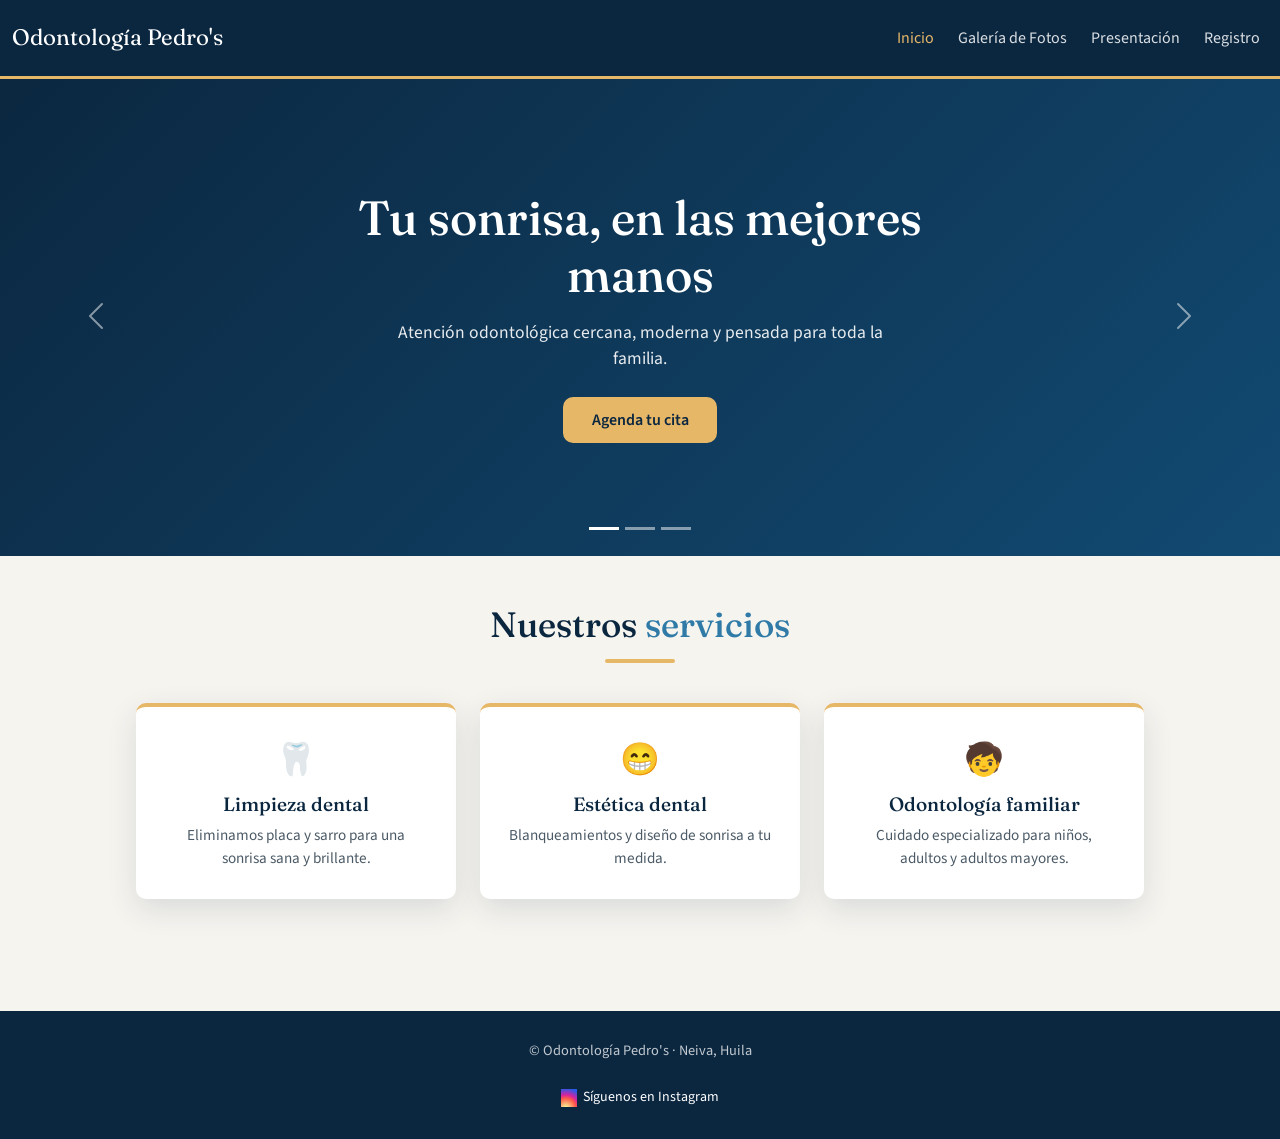
<file: index.html>
<!DOCTYPE html>
<html lang="es">
<head>
    <meta charset="UTF-8">
    <meta name="viewport" content="width=device-width, initial-scale=1">
    <title>Odontología Pedro's | Inicio</title>
    <link rel="preconnect" href="https://fonts.googleapis.com">
    <link href="https://fonts.googleapis.com/css2?family=Fraunces:opsz,wght@9..144,500;9..144,700&family=Source+Sans+3:wght@400;600&display=swap" rel="stylesheet">
    <link rel="stylesheet" href="css/bootstrap.min.css">
    <link rel="stylesheet" href="Css externo/base.css">
    <link rel="stylesheet" href="Css externo/boos.css">
    <link rel="stylesheet" href="https://cdnjs.cloudflare.com/ajax/libs/font-awesome/6.5.1/css/all.min.css">
</head>
<body>

<nav class="navbar navbar-dark navbar-expand-md fixed-top py-3">
    <div class="container-fluid">
        <a class="navbar-brand" href="boostrap.html">Odontología Pedro's</a>

        <button class="navbar-toggler" type="button"
                data-bs-toggle="collapse" data-bs-target="#menu">
            <span class="navbar-toggler-icon"></span>
        </button>

        <div class="collapse navbar-collapse" id="menu">
            <ul class="navbar-nav ms-auto">
                <li class="nav-item"><a class="nav-link active" href="boostrap.html">Inicio</a></li>
                <li class="nav-item"><a class="nav-link" href="Ohzy.html">Galería de Fotos</a></li>
                <li class="nav-item"><a class="nav-link" href="Ohzy_copy.html">Presentación</a></li>
                <li class="nav-item"><a class="nav-link" href="Contactanos.html">Registro</a></li>
            </ul>
        </div>
    </div>
</nav>

<div id="miCarrusel" class="carousel slide" data-bs-ride="carousel">

    <div class="carousel-indicators">
        <button data-bs-target="#miCarrusel" data-bs-slide-to="0" class="active" aria-label="Slide 1"></button>
        <button data-bs-target="#miCarrusel" data-bs-slide-to="1" aria-label="Slide 2"></button>
        <button data-bs-target="#miCarrusel" data-bs-slide-to="2" aria-label="Slide 3"></button>
    </div>

    <div class="carousel-inner">
        <div class="carousel-item active">
            <div class="hero-slide slide-1">
                <div>
                    <h1>Tu sonrisa, en las mejores manos</h1>
                    <p>Atención odontológica cercana, moderna y pensada para toda la familia.</p>
                    <a href="Contactanos.html" class="btn-gold">Agenda tu cita</a>
                </div>
            </div>
        </div>
        <div class="carousel-item">
            <div class="hero-slide slide-2">
                <div>
                    <h1>Tecnología pensada para tu comodidad</h1>
                    <p>Equipos modernos y un equipo profesional listo para cuidarte.</p>
                </div>
            </div>
        </div>
        <div class="carousel-item">
            <div class="hero-slide slide-3">
                <div>
                    <h1>Prevención: el mejor tratamiento</h1>
                    <p>Revisiones periódicas para que nunca pierdas tu mejor sonrisa.</p>
                </div>
            </div>
        </div>
    </div>

    <button class="carousel-control-prev" type="button"
            data-bs-target="#miCarrusel" data-bs-slide="prev">
        <span class="carousel-control-prev-icon"></span>
        <span class="visually-hidden">Anterior</span>
    </button>
    <button class="carousel-control-next" type="button"
            data-bs-target="#miCarrusel" data-bs-slide="next">
        <span class="carousel-control-next-icon"></span>
        <span class="visually-hidden">Siguiente</span>
    </button>
</div>

<h2 class="section-title">Nuestros <span>servicios</span></h2>
<div class="section-underline"></div>

<div class="servicios">
    <div class="servicio-card">
        <div class="servicio-icon">🦷</div>
        <h3>Limpieza dental</h3>
        <p>Eliminamos placa y sarro para una sonrisa sana y brillante.</p>
    </div>
    <div class="servicio-card">
        <div class="servicio-icon">😁</div>
        <h3>Estética dental</h3>
        <p>Blanqueamientos y diseño de sonrisa a tu medida.</p>
    </div>
    <div class="servicio-card">
        <div class="servicio-icon">🧒</div>
        <h3>Odontología familiar</h3>
        <p>Cuidado especializado para niños, adultos y adultos mayores.</p>
    </div>
</div>

<footer>
    <p>&copy; Odontología Pedro's · Neiva, Huila</p>
    <a href="https://www.instagram.com/its.mnlxx/" target="_blank" rel="noopener noreferrer" class="footer-instagram">
        <i class="fa-brands fa-instagram"></i> Síguenos en Instagram
    </a>
</footer>

<script src="js/bootstrap.bundle.min.js"></script>
</body>
</html>
</file>
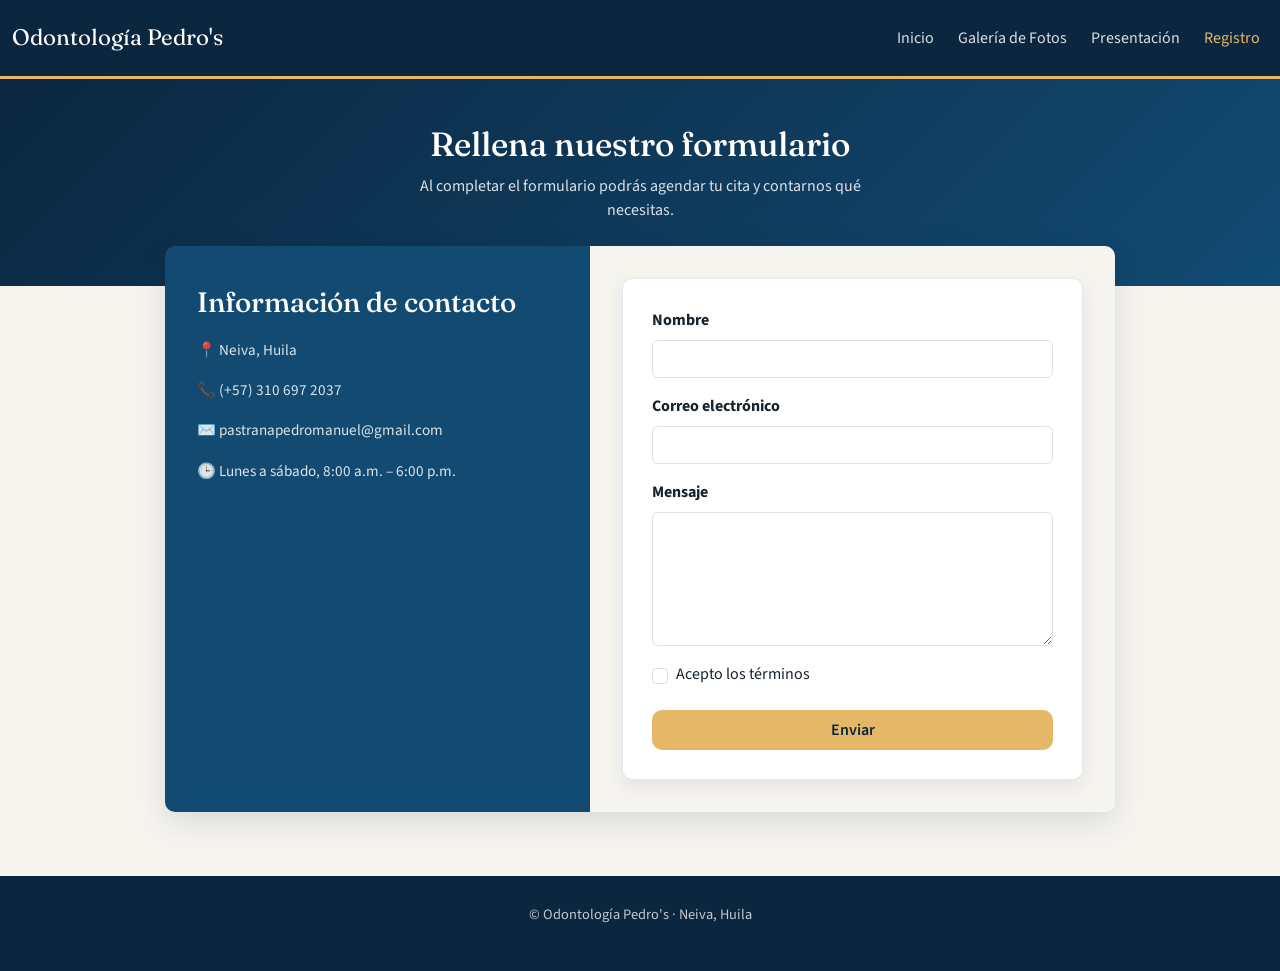
<file: Contactanos.html>
<!DOCTYPE html>
<html lang="es">
<head>
    <meta charset="UTF-8">
    <meta name="viewport" content="width=device-width, initial-scale=1.0">
    <title>Odontología Pedro's | Contáctanos</title>
    <link rel="preconnect" href="https://fonts.googleapis.com">
    <link href="https://fonts.googleapis.com/css2?family=Fraunces:opsz,wght@9..144,500;9..144,700&family=Source+Sans+3:wght@400;600&display=swap" rel="stylesheet">
    <link rel="stylesheet" href="css/bootstrap.min.css">
    <link rel="stylesheet" href="Css externo/base.css">
    <link rel="stylesheet" href="Css externo/Contactanos.css">
</head>
<body>

<nav class="navbar navbar-dark navbar-expand-md fixed-top py-3">
    <div class="container-fluid">
        <a class="navbar-brand" href="index.html">Odontología Pedro's</a>

        <button class="navbar-toggler" type="button"
                data-bs-toggle="collapse" data-bs-target="#menu">
            <span class="navbar-toggler-icon"></span>
        </button>

        <div class="collapse navbar-collapse" id="menu">
            <ul class="navbar-nav ms-auto">
                <li class="nav-item"><a class="nav-link" href="index.html">Inicio</a></li>
                <li class="nav-item"><a class="nav-link" href="Ohzy.html">Galería de Fotos</a></li>
                <li class="nav-item"><a class="nav-link" href="Ohzy_copy.html">Presentación</a></li>
                <li class="nav-item"><a class="nav-link active" href="Contactanos.html">Registro</a></li>
            </ul>
        </div>
    </div>
</nav>

<div class="contacto-hero">
    <h1>Rellena nuestro formulario</h1>
    <p>Al completar el formulario podrás agendar tu cita y contarnos qué necesitas.</p>
</div>

<div class="contacto-wrap">
    <div class="contacto-info">
        <h3>Información de contacto</h3>
        <p>📍 Neiva, Huila</p>
        <p>📞 (+57) 310 697 2037</p>
        <p>✉️ pastranapedromanuel@gmail.com</p>
        <p>🕒 Lunes a sábado, 8:00 a.m. – 6:00 p.m.</p>
    </div>

    <div class="contacto-form">
      <div class="form-card">
        <form>
            <div class="mb-3">
                <label for="nombre" class="form-label fw-bold">Nombre</label>
                <input type="text" id="nombre" class="form-control">
            </div>

            <div class="mb-3">
                <label for="correo" class="form-label fw-bold">Correo electrónico</label>
                <input type="email" id="correo" class="form-control">
            </div>

            <div class="mb-3">
                <label for="mensaje" class="form-label fw-bold">Mensaje</label>
                <textarea id="mensaje" class="form-control" rows="5"></textarea>
            </div>

            <div class="mb-4 form-check d-flex align-items-center">
                <input type="checkbox" id="terminos" class="form-check-input me-2">
                <label for="terminos" class="form-check-label">Acepto los términos</label>
            </div>

            <button type="submit" class="btn-gold w-100 py-2" style="border:none; width:100%;">Enviar</button>
        </form>
      </div>
    </div>
</div>

<footer>
    <p>&copy; Odontología Pedro's · Neiva, Huila</p>
</footer>

<script src="js/bootstrap.bundle.min.js"></script>
</body>
</html>
</file>
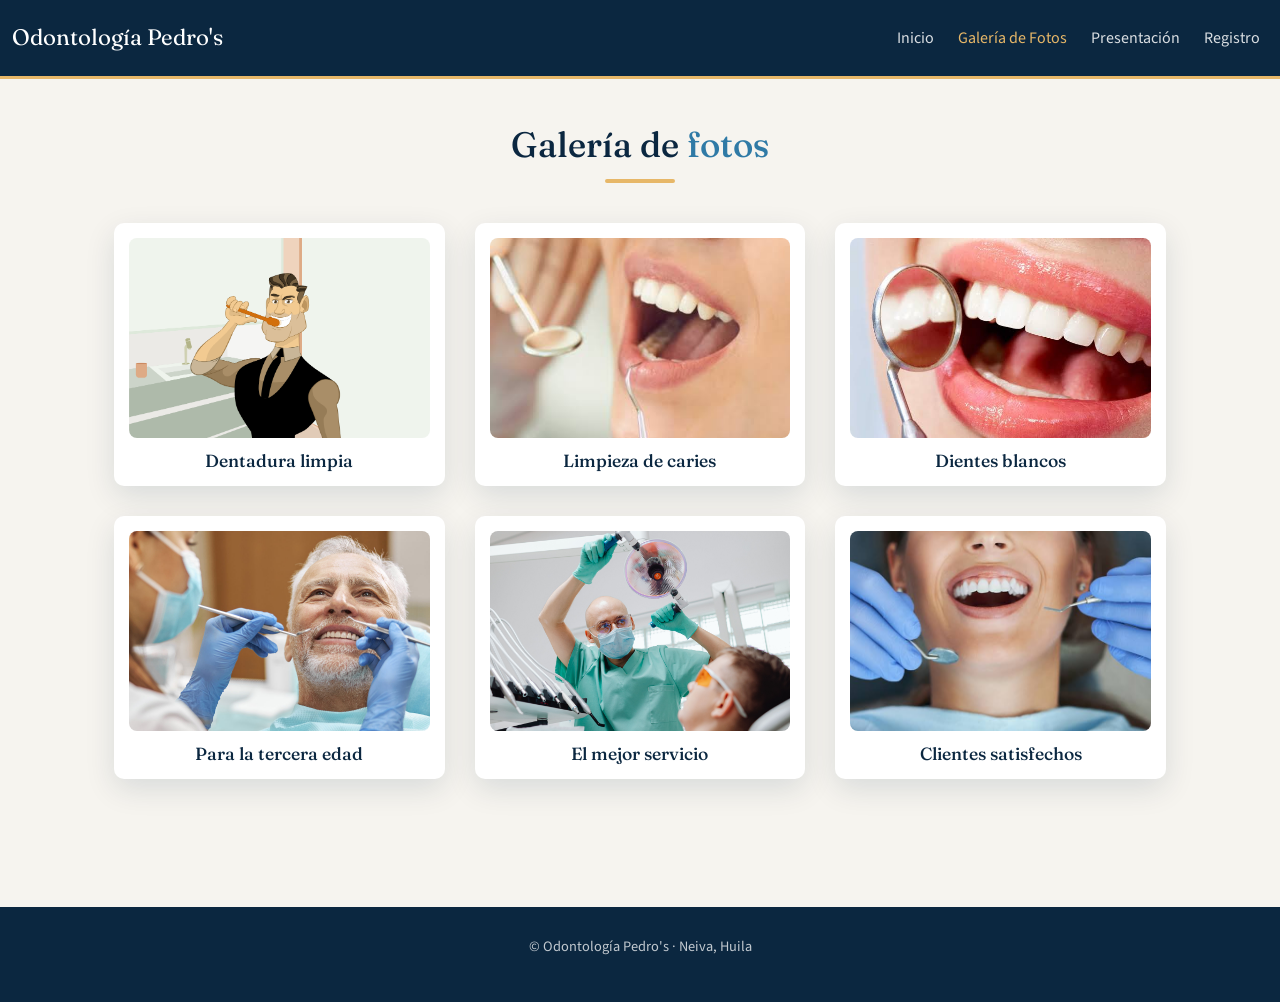
<file: Ohzy.html>
<!DOCTYPE html>
<html lang="es">
<head>
    <meta charset="UTF-8">
    <meta name="viewport" content="width=device-width, initial-scale=1.0">
    <title>Odontología Pedro's | Galería</title>
    <link rel="preconnect" href="https://fonts.googleapis.com">
    <link href="https://fonts.googleapis.com/css2?family=Fraunces:opsz,wght@9..144,500;9..144,700&family=Source+Sans+3:wght@400;600&display=swap" rel="stylesheet">
    <link rel="stylesheet" href="css/bootstrap.min.css">
    <link rel="stylesheet" href="Css externo/base.css">
    <link rel="stylesheet" href="Css externo/grid.css">
</head>
<body>

<nav class="navbar navbar-dark navbar-expand-md fixed-top py-3">
    <div class="container-fluid">
        <a class="navbar-brand" href="index.html">Odontología Pedro's</a>

        <button class="navbar-toggler" type="button"
                data-bs-toggle="collapse" data-bs-target="#menu">
            <span class="navbar-toggler-icon"></span>
        </button>

        <div class="collapse navbar-collapse" id="menu">
            <ul class="navbar-nav ms-auto">
                <li class="nav-item"><a class="nav-link" href="index.html">Inicio</a></li>
                <li class="nav-item"><a class="nav-link active" href="Ohzy.html">Galería de Fotos</a></li>
                <li class="nav-item"><a class="nav-link" href="Ohzy_copy.html">Presentación</a></li>
                <li class="nav-item"><a class="nav-link" href="Contactanos.html">Registro</a></li>
            </ul>
        </div>
    </div>
</nav>

<h1 class="section-title">Galería de <span>fotos</span></h1>
<div class="section-underline"></div>

<div class="gallery">

    <div class="style">
        <img src="Imag/souandresantana-man-2166254_1920.png" alt="Dentadura limpia y saludable">
        <h3>Dentadura limpia</h3>
    </div>

    <div class="style">
        <img src="Imag/images.jpg" alt="Limpieza de caries">
        <h3>Limpieza de caries</h3>
    </div>

    <div class="style">
        <img src="Imag/images (1).jpg" alt="Dientes blancos y sanos">
        <h3>Dientes blancos</h3>
    </div>

    <div class="style">
        <img src="Imag/mayores-dental-madrid-dentista-2025.jpg" alt="Atención dental para adultos mayores">
        <h3>Para la tercera edad</h3>
    </div>

    <div class="style">
        <img src="Imag/pexels-karola-g-6627447.jpg" alt="El mejor servicio odontológico">
        <h3>El mejor servicio</h3>
    </div>

    <div class="style">
        <img src="Imag/imagesP.jpg" alt="Paciente sonriendo satisfecho">
        <h3>Clientes satisfechos</h3>
    </div>
</div>

<footer>
    <p>&copy; Odontología Pedro's · Neiva, Huila</p>
</footer>

<script src="js/bootstrap.bundle.min.js"></script>
</body>
</html>
</file>
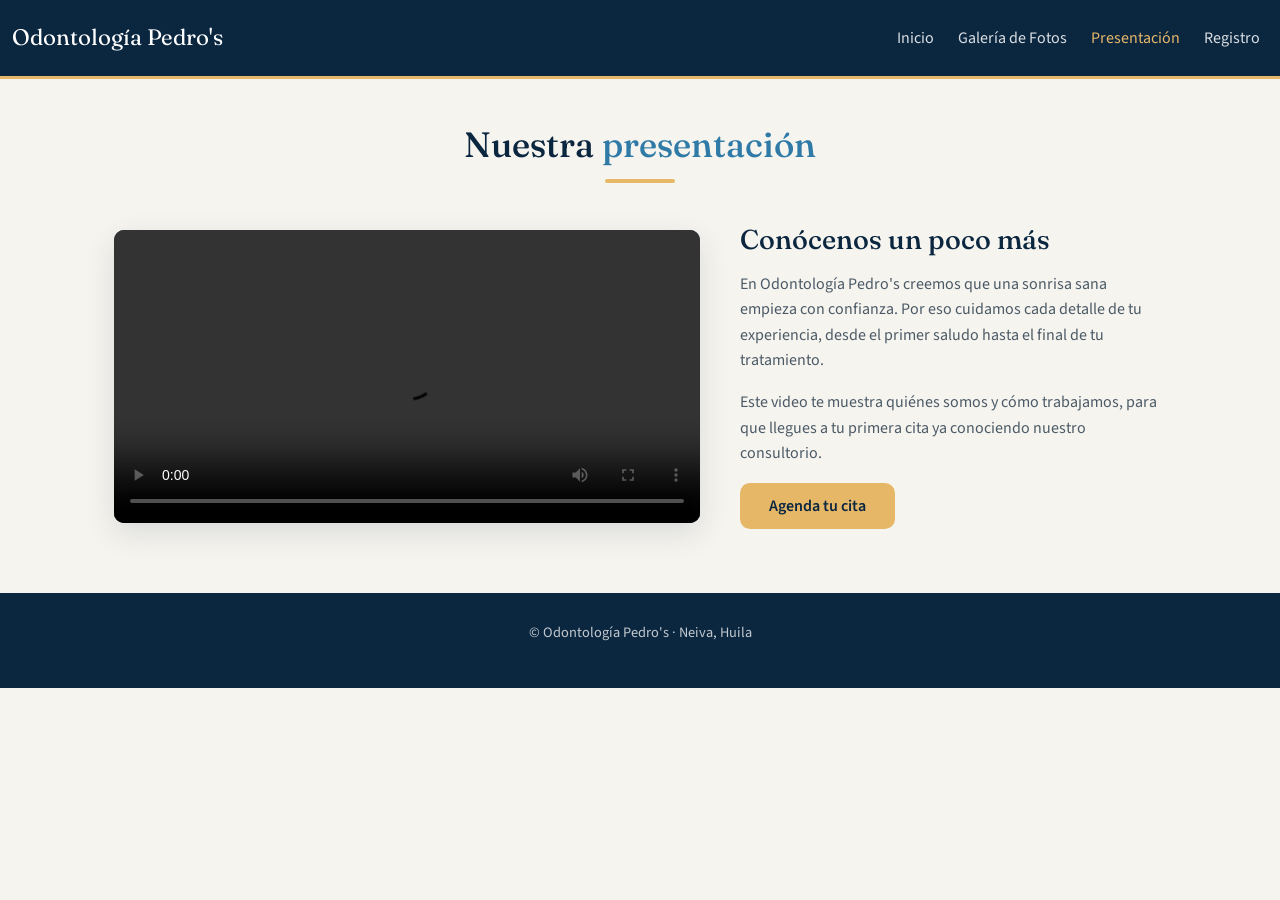
<file: Ohzy_copy.html>
<!DOCTYPE html>
<html lang="es">
<head>
    <meta charset="UTF-8">
    <meta name="viewport" content="width=device-width, initial-scale=1.0">
    <title>Odontología Pedro's | Presentación</title>
    <link rel="preconnect" href="https://fonts.googleapis.com">
    <link href="https://fonts.googleapis.com/css2?family=Fraunces:opsz,wght@9..144,500;9..144,700&family=Source+Sans+3:wght@400;600&display=swap" rel="stylesheet">
    <link rel="stylesheet" href="css/bootstrap.min.css">
    <link rel="stylesheet" href="Css externo/base.css">
    <link rel="stylesheet" href="Css externo/grid2.css">
</head>
<body>

<nav class="navbar navbar-dark navbar-expand-md fixed-top py-3">
    <div class="container-fluid">
        <a class="navbar-brand" href="index.html">Odontología Pedro's</a>

        <button class="navbar-toggler" type="button"
                data-bs-toggle="collapse" data-bs-target="#menu">
            <span class="navbar-toggler-icon"></span>
        </button>

        <div class="collapse navbar-collapse" id="menu">
            <ul class="navbar-nav ms-auto">
                <li class="nav-item"><a class="nav-link" href="index.html">Inicio</a></li>
                <li class="nav-item"><a class="nav-link" href="Ohzy.html">Galería de Fotos</a></li>
                <li class="nav-item"><a class="nav-link active" href="Ohzy_copy.html">Presentación</a></li>
                <li class="nav-item"><a class="nav-link" href="Contactanos.html">Registro</a></li>
            </ul>
        </div>
    </div>
</nav>

<h1 class="section-title">Nuestra <span>presentación</span></h1>
<div class="section-underline"></div>

<div class="presentacion">
    <div class="presentacion-video">
        <video controls>
            <source src="Video/Spot campaña Sonríe de nuevo.mp4" type="video/mp4">
        </video>
    </div>
    <div class="presentacion-texto">
        <h2>Conócenos un poco más</h2>
        <p>En Odontología Pedro's creemos que una sonrisa sana empieza con confianza. Por eso cuidamos cada detalle de tu experiencia, desde el primer saludo hasta el final de tu tratamiento.</p>
        <p>Este video te muestra quiénes somos y cómo trabajamos, para que llegues a tu primera cita ya conociendo nuestro consultorio.</p>
        <a href="Contactanos.html" class="btn-gold">Agenda tu cita</a>
    </div>
</div>

<footer>
    <p>&copy; Odontología Pedro's · Neiva, Huila</p>
</footer>

<script src="js/bootstrap.bundle.min.js"></script>
</body>
</html>
</file>
<file: Css externo/base.css>
/* =========================================================
   base.css
   Estilos COMPARTIDOS por las 4 páginas: variables de color,
   tipografía, navbar y footer. Enlaza este archivo SIEMPRE
   antes del CSS específico de cada página, así:

   <link rel="stylesheet" href="Css externo/base.css">
   <link rel="stylesheet" href="Css externo/grid.css">
   ========================================================= */

:root {
  --navy: #0b2740;
  --blue-deep: #124a72;
  --blue-mid: #2f7aa6;
  --gold: #e7b768;
  --gold-soft: #f2cf94;
  --cream: #f6f4ef;
  --ink: #17232c;
  --white: #ffffff;
  --radius: 10px;
  --shadow: 0 10px 30px rgba(11, 39, 64, 0.12);
}

* {
  box-sizing: border-box;
}

body {
  font-family: "Source Sans 3", Arial, Helvetica, sans-serif;
  color: var(--ink);
  background-color: var(--cream);
  margin: 0;
}

h1, h2, h3, .brand-font {
  font-family: "Fraunces", Georgia, serif;
  font-style: normal;
}

a {
  text-decoration: none;
}

/* ===== Navbar (igual en las 4 páginas) ===== */
.navbar {
  background-color: var(--navy) !important;
  border-bottom: 3px solid var(--gold);
}

.navbar-brand {
  font-family: "Fraunces", Georgia, serif;
  font-style: normal;
  font-size: 1.4rem;
  color: var(--white) !important;
}

.nav-link {
  font-family: "Source Sans 3", Arial, Helvetica, sans-serif;
  font-style: normal;
  font-size: 1rem;
  color: rgba(255, 255, 255, 0.85) !important;
  margin-left: 0.5rem;
}

.nav-link:hover,
.nav-link.active {
  color: var(--gold) !important;
}

/* ===== Botón dorado reutilizable ===== */
.btn-gold {
  display: inline-block;
  background-color: var(--gold);
  border: none;
  color: var(--navy);
  font-weight: 600;
  padding: 0.7rem 1.8rem;
  border-radius: var(--radius);
  transition: background-color 0.2s ease;
}

.btn-gold:hover {
  background-color: var(--gold-soft);
  color: var(--navy);
}

/* ===== Título de sección reutilizable ===== */
.section-title {
  text-align: center;
  color: var(--navy);
  font-size: 2.2rem;
  margin: 3rem 0 0.5rem;
}

.section-title span {
  color: var(--blue-mid);
}

.section-underline {
  width: 70px;
  height: 4px;
  background-color: var(--gold);
  margin: 0.8rem auto 2.5rem;
  border-radius: 2px;
}

/* ===== Footer compartido ===== */
footer {
  background-color: var(--navy);
  color: rgba(255, 255, 255, 0.75);
  padding: 1.8rem 1rem;
  text-align: center;
  margin-top: 4rem;
  font-size: 0.9rem;
}
@media (max-width: 600px) {
  body {
    font-size: 16px;
    padding: 10px;
  }
  .columnas {
    flex-direction: column; /* apila columnas una debajo de otra */
  }
}
</file>
<file: Css externo/boos.css>
body {
  padding-top: 76px;
}

.hero-slide {
  height: 480px;
  display: flex;
  align-items: center;
  justify-content: center;
  text-align: center;
  color: var(--white);
  padding: 2rem;
}

.hero-slide h1 {
  font-size: clamp(1.8rem, 8vw, 3rem);
  max-width: 700px;
  margin: 0 auto 1rem;
}

.hero-slide p {
  font-size: 1.1rem;
  max-width: 500px;
  margin: 0 auto 1.5rem;
  color: rgba(255, 255, 255, 0.9);
}

.slide-1 { background: linear-gradient(135deg, var(--navy), var(--blue-deep)); }
.slide-2 { background: linear-gradient(135deg, var(--blue-deep), var(--blue-mid)); }
.slide-3 { background: linear-gradient(135deg, var(--blue-mid), #4a94bd); }

/* ===== Franja de servicios (flexbox) ===== */
.servicios {
  display: flex;
  flex-wrap: wrap;
  gap: 1.5rem;
  justify-content: center;
  max-width: 1100px;
  margin: 0 auto;
  padding: 0 1.5rem 3rem;
}

.servicio-card {
  background-color: var(--white);
  border-radius: var(--radius);
  box-shadow: var(--shadow);
  padding: 1.8rem;
  flex: 1 1 260px;
  max-width: 320px;
  text-align: center;
  border-top: 4px solid var(--gold);
}

.servicio-icon {
  font-size: 2rem;
}

.servicio-card h3 {
  color: var(--navy);
  font-size: 1.2rem;
  margin: 0.6rem 0 0.5rem;
}

.servicio-card p {
  color: #4b5a66;
  font-size: 0.95rem;
  margin: 0;
}

.footer-instagram {
    display: inline-flex;
    align-items: center;
    gap: 6px;
    margin-top: 10px;
    color: #fff;
    text-decoration: none;
    font-size: 14px;
}

.footer-instagram i {
    font-size: 18px;
    background: radial-gradient(circle at 30% 107%, #fdf497 0%, #fdf497 5%, #fd5949 45%, #d6249f 60%, #285AEB 90%);
    -webkit-text-fill-color: transparent;
}

.footer-instagram:hover {
    text-decoration: underline;
}
@media (max-width: 600px) {
  body {
    font-size: 16px;
    padding: 10px;
  }
  .columnas {
    flex-direction: column; /* apila columnas una debajo de otra */
  }
}
@media (max-width: 767.98px) {
  .navbar-toggler {
    display: block !important;
    border-color: rgba(255, 255, 255, 0.6);
  }
  .navbar-toggler-icon {
    background-image: url("data:image/svg+xml,%3csvg xmlns='http://www.w3.org/2000/svg' viewBox='0 0 30 30'%3e%3cpath stroke='rgba%28255,255,255,0.9%29' stroke-linecap='round' stroke-miterlimit='10' stroke-width='2' d='M4 7h22M4 15h22M4 23h22'/%3e%3c/svg%3e") !important;
  }
  .navbar-collapse:not(.show) {
    display: none !important;
  }
}
</file>
<file: Css externo/Contactanos.css>
/* =========================================================
   Contactanos.css — solo lo específico de Contactanos.html
   ========================================================= */

body {
  padding-top: 76px; /* espacio para el navbar fijo (fixed-top) */
}

/* ===== Franja azul de bienvenida ===== */
.contacto-hero {
  background: linear-gradient(135deg, var(--navy), var(--blue-deep));
  color: var(--white);
  text-align: center;
  padding: 3rem 1.5rem 4rem;
}

.contacto-hero h1 {
  font-size: 2.1rem;
  margin-bottom: 0.6rem;
}

.contacto-hero p {
  color: rgba(255, 255, 255, 0.85);
  max-width: 480px;
  margin: 0 auto;
}

/* ===== Tarjeta partida en dos (flexbox) ===== */
.contacto-wrap {
  display: flex;
  flex-wrap: wrap;
  max-width: 950px;
  margin: -2.5rem auto 4rem;
  box-shadow: var(--shadow);
  border-radius: var(--radius);
  overflow: hidden;
}

.contacto-info {
  background-color: var(--blue-deep);
  color: var(--white);
  flex: 1 1 280px;
  padding: 2.5rem 2rem;
}

.contacto-info h3 {
  margin-top: 0;
  margin-bottom: 1.2rem;
}

.contacto-info p {
  margin: 0 0 1.1rem;
  color: rgba(255, 255, 255, 0.85);
  font-size: 0.95rem;
}

.contacto-form {
  background-color: var(--cream);
  flex: 1 1 380px;
  padding: 2rem;
  display: flex;
  align-items: center;
}

.form-card {
  background-color: var(--white);
  border: 1px solid rgba(11, 39, 64, 0.1);
  border-radius: var(--radius);
  box-shadow: 0 6px 18px rgba(11, 39, 64, 0.08);
  padding: 1.8rem;
  width: 100%;
}
@media (max-width: 767.98px) {
  .navbar-toggler {
    display: block !important;
    border-color: rgba(255, 255, 255, 0.6);
  }
  .navbar-toggler-icon {
    background-image: url("data:image/svg+xml,%3csvg xmlns='http://www.w3.org/2000/svg' viewBox='0 0 30 30'%3e%3cpath stroke='rgba%28255,255,255,0.9%29' stroke-linecap='round' stroke-miterlimit='10' stroke-width='2' d='M4 7h22M4 15h22M4 23h22'/%3e%3c/svg%3e") !important;
  }
  .navbar-collapse:not(.show) {
    display: none !important;
  }
}
</file>
<file: Css externo/grid.css>
/* =========================================================
   grid.css — solo lo específico de Ohzy.html (Galería)
   ========================================================= */

body {
  padding-top: 76px; /* espacio para el navbar fijo (fixed-top) */
}

/* ===== Grid de fotos ===== */
.gallery {
  display: grid;
  grid-template-columns: repeat(3, 1fr);
  gap: 30px;
  max-width: 1100px;
  margin: 0 auto;
  padding: 0 1.5rem 4rem;
}

@media (max-width: 900px) {
  .gallery {
    grid-template-columns: repeat(2, 1fr);
  }
}

@media (max-width: 560px) {
  .gallery {
    grid-template-columns: 1fr;
  }
}

.style {
  background-color: var(--white);
  border-radius: var(--radius);
  box-shadow: var(--shadow);
  padding: 15px;
  transition: transform 0.2s ease;
}

.style:hover {
  transform: translateY(-4px);
}

.style img {
  width: 100%;
  height: 200px;
  object-fit: cover;
  border-radius: 8px;
  display: block;
  margin-bottom: 12px;
}

.style h3 {
  color: var(--navy);
  font-size: 1.1rem;
  text-align: center;
  margin: 0;
}
img {
  max-width: 100%;
  height: auto;
}
@media (max-width: 767.98px) {
  .navbar-toggler {
    display: block !important;
    border-color: rgba(255, 255, 255, 0.6);
  }
  .navbar-toggler-icon {
    background-image: url("data:image/svg+xml,%3csvg xmlns='http://www.w3.org/2000/svg' viewBox='0 0 30 30'%3e%3cpath stroke='rgba%28255,255,255,0.9%29' stroke-linecap='round' stroke-miterlimit='10' stroke-width='2' d='M4 7h22M4 15h22M4 23h22'/%3e%3c/svg%3e") !important;
  }
  .navbar-collapse:not(.show) {
    display: none !important;
  }
}
</file>
<file: Css externo/grid2.css>
/* =========================================================
   grid2.css — solo lo específico de Ohzy_copy.html (Presentación)
   ========================================================= */

body {
  padding-top: 76px; /* espacio para el navbar fijo (fixed-top) */
}

/* ===== Video + texto lado a lado (flexbox) ===== */
.presentacion {
  display: flex;
  flex-wrap: wrap;
  align-items: center;
  gap: 2.5rem;
  max-width: 1100px;
  margin: 1rem auto 4rem;
  padding: 0 1.5rem;
}

.presentacion-video {
  flex: 1 1 480px;
}

.presentacion-video video {
  width: 100%;
  border-radius: var(--radius);
  box-shadow: var(--shadow);
  display: block;
  background-color: var(--navy);
}

.presentacion-texto {
  flex: 1 1 320px;
}

.presentacion-texto h2 {
  color: var(--navy);
  font-size: 1.7rem;
  margin-bottom: 1rem;
}

.presentacion-texto p {
  color: #4b5a66;
  line-height: 1.6;
  margin-bottom: 1rem;
}
video {
  max-width: 100%;
  height: auto;
}
@media (max-width: 767.98px) {
  .navbar-toggler {
    display: block !important;
    border-color: rgba(255, 255, 255, 0.6);
  }
  .navbar-toggler-icon {
    background-image: url("data:image/svg+xml,%3csvg xmlns='http://www.w3.org/2000/svg' viewBox='0 0 30 30'%3e%3cpath stroke='rgba%28255,255,255,0.9%29' stroke-linecap='round' stroke-miterlimit='10' stroke-width='2' d='M4 7h22M4 15h22M4 23h22'/%3e%3c/svg%3e") !important;
  }
  .navbar-collapse:not(.show) {
    display: none !important;
  }
}
</file>
